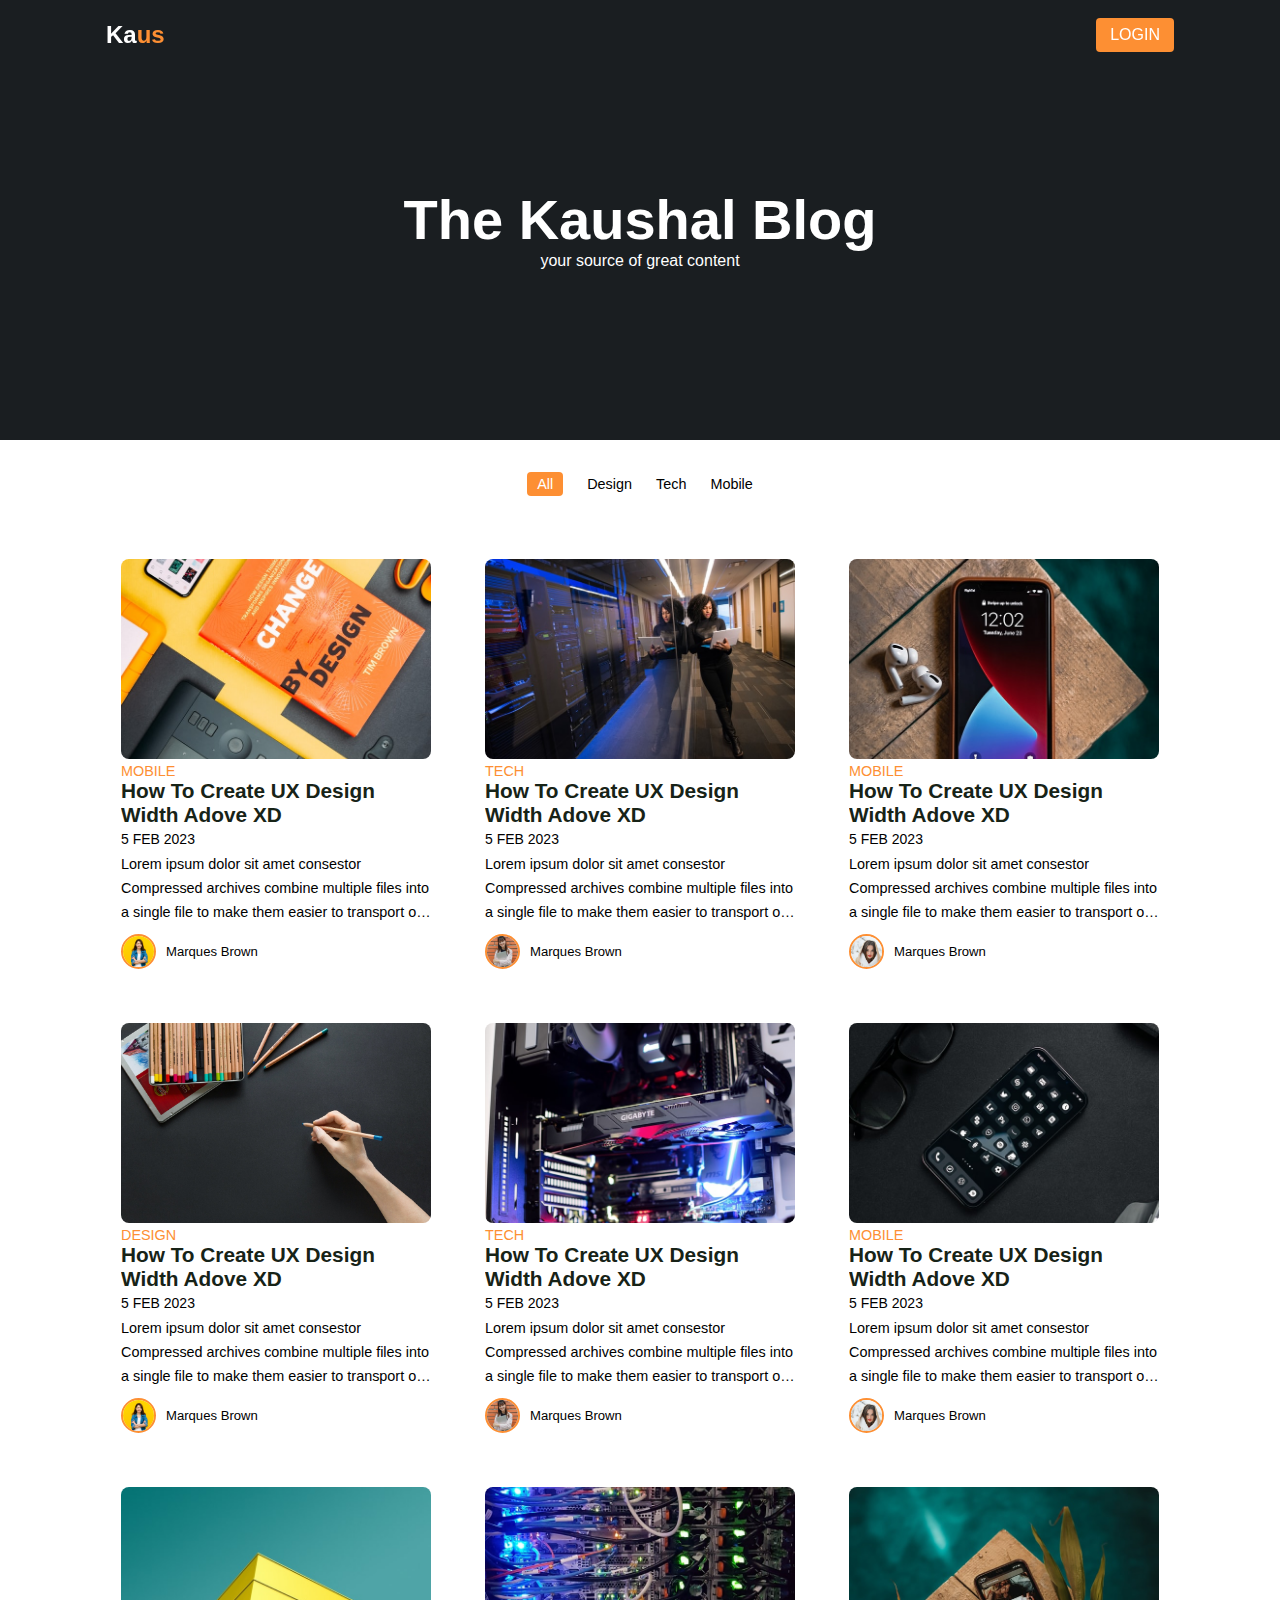
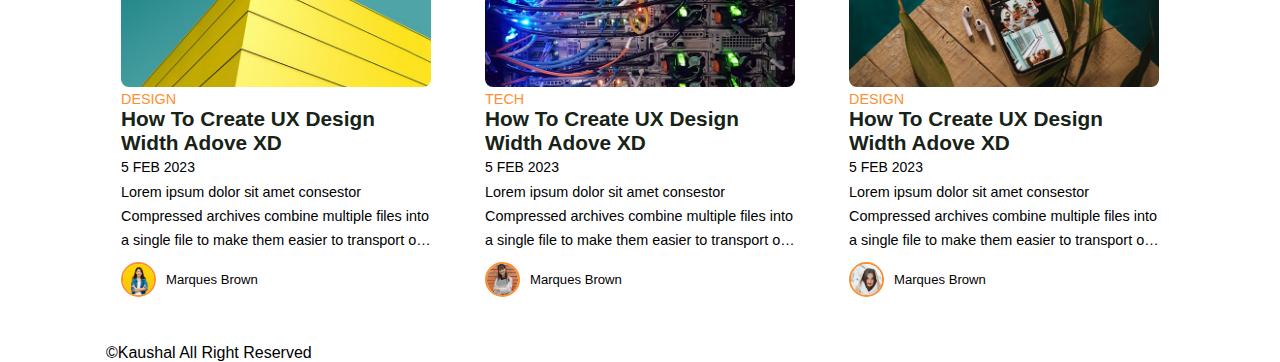
<file: index.html>
<!DOCTYPE html>
<html lang="en">
<head>
    <meta charset="UTF-8">
    <meta http-equiv="X-UA-Compatible" content="IE=edge">
    <meta name="viewport" content="width=device-width, initial-scale=1.0">
    <title>Kaushal Blog </title>
    <link rel="stylesheet" href="style.css">
    <!--font link-->

</head>
<body>
    <!--Header-->
    <header>
         <!--nav-->
         <div class="nav container">
             <!--logo-->
             <a href="#" class="logo"> Ka<span>us</span></a>
             <!--login btn-->
             <a href="#" class="login">Login</a>
            </div>
    </header>

    <Section class="home" id="home">
        <div class="home-text container">
            <h2 class="home-title">The Kaushal Blog</h2>
            <span class="home-subtitle">your source of great content</span>

        </div>
    </Section>
     <!--post filter-->
     <div class="post-filter container">
        <span class="filter-item active-filter" data-filter='all'>All</span>
        <span class="filter-item" data-filter='design'>Design</span>
        <span class="filter-item" data-filter='tech'>Tech</span>
        <span class="filter-item" data-filter='mobile'>Mobile</span>
     </div>
     <!--post-->
     <section class="post container">
        <!--post Box 1-->
        <div class="post-box mobile">
            <img src="post-1.jpg" alt="" class="post-img">
            <h2 class="category">Mobile</h2>
            <a href="post-page.html" class="post-title">
                How To Create UX Design Width Adove XD
            </a>
            <span class="post-date">5 Feb 2023</span>
            <p class="post-decription">Lorem ipsum dolor sit amet consestor Compressed archives combine multiple files into a single file to make them easier to transport or save on sdipiscing</p>
            <!--profile-->
            <div class="profile">
                <img src="profile-1.jpg" alt="" class="profile-img">
                <span class="profile-name">Marques Brown</span>
            </div>
        </div>
         <!--post Box 2-->
         <div class="post-box tech">
            <img src="post-2.jpg" alt="" class="post-img">
            <h2 class="category">Tech</h2>
            <a href="post-page.html" class="post-title">
                How To Create UX Design Width Adove XD
            </a>
            <span class="post-date">5 Feb 2023</span>
            <p class="post-decription">Lorem ipsum dolor sit amet consestor Compressed archives combine multiple files into a single file to make them easier to transport or save on sdipiscing</p>
            <!--profile-->
            <div class="profile">
                <img src="profile-2.jpg" alt="" class="profile-img">
                <span class="profile-name">Marques Brown</span>
            </div>
        </div>
         <!--post Box 3-->
         <div class="post-box mobile">
            <img src="post-3.jpg" alt="" class="post-img">
            <h2 class="category">Mobile</h2>
            <a href="post-page.html" class="post-title">
                How To Create UX Design Width Adove XD
            </a>
            <span class="post-date">5 Feb 2023</span>
            <p class="post-decription">Lorem ipsum dolor sit amet consestor Compressed archives combine multiple files into a single file to make them easier to transport or save on sdipiscing</p>
            <!--profile-->
            <div class="profile">
                <img src="profile-3.jpg" alt="" class="profile-img">
                <span class="profile-name">Marques Brown</span>
            </div>
        </div>
         <!--post Box 4-->
         <div class="post-box design">
            <img src="post-4.jpg" alt="" class="post-img">
            <h2 class="category">Design</h2>
            <a href="post-page.html" class="post-title">
                How To Create UX Design Width Adove XD
            </a>
            <span class="post-date">5 Feb 2023</span>
            <p class="post-decription">Lorem ipsum dolor sit amet consestor Compressed archives combine multiple files into a single file to make them easier to transport or save on sdipiscing</p>
            <!--profile-->
            <div class="profile">
                <img src="profile-1.jpg" alt="" class="profile-img">
                <span class="profile-name">Marques Brown</span>
            </div>
        </div>
         <!--post Box 5-->
         <div class="post-box tech">
            <img src="post-5.jpg" alt="" class="post-img">
            <h2 class="category">Tech</h2>
            <a href="post-page.html" class="post-title">
                How To Create UX Design Width Adove XD
            </a>
            <span class="post-date">5 Feb 2023</span>
            <p class="post-decription">Lorem ipsum dolor sit amet consestor Compressed archives combine multiple files into a single file to make them easier to transport or save on sdipiscing</p>
            <!--profile-->
            <div class="profile">
                <img src="profile-2.jpg" alt="" class="profile-img">
                <span class="profile-name">Marques Brown</span>
            </div>
        </div>
         <!--post Box 6-->
         <div class="post-box mobile">
            <img src="post-6.jpg" alt="" class="post-img">
            <h2 class="category">Mobile</h2>
            <a href="post-page.html" class="post-title">
                How To Create UX Design Width Adove XD
            </a>
            <span class="post-date">5 Feb 2023</span>
            <p class="post-decription">Lorem ipsum dolor sit amet consestor Compressed archives combine multiple files into a single file to make them easier to transport or save on sdipiscing</p>
            <!--profile-->
            <div class="profile">
                <img src="profile-3.jpg" alt="" class="profile-img">
                <span class="profile-name">Marques Brown</span>
            </div>
        </div>
         <!--post Box 7-->
         <div class="post-box design">
            <img src="post-7.jpg" alt="" class="post-img">
            <h2 class="category">Design</h2>
            <a href="post-page.html" class="post-title">
                How To Create UX Design Width Adove XD
            </a>
            <span class="post-date">5 Feb 2023</span>
            <p class="post-decription">Lorem ipsum dolor sit amet consestor Compressed archives combine multiple files into a single file to make them easier to transport or save on sdipiscing</p>
            <!--profile-->
            <div class="profile">
                <img src="profile-1.jpg" alt="" class="profile-img">
                <span class="profile-name">Marques Brown</span>
            </div>
        </div>
         <!--post Box 8-->
         <div class="post-box tech">
            <img src="post-8.jpg" alt="" class="post-img">
            <h2 class="category">Tech</h2>
            <a href="post-page.html" class="post-title">
                How To Create UX Design Width Adove XD
            </a>
            <span class="post-date">5 Feb 2023</span>
            <p class="post-decription">Lorem ipsum dolor sit amet consestor Compressed archives combine multiple files into a single file to make them easier to transport or save on sdipiscing</p>
            <!--profile-->
            <div class="profile">
                <img src="profile-2.jpg" alt="" class="profile-img">
                <span class="profile-name">Marques Brown</span>
            </div>
        </div>
         <!--post Box 9-->
         <div class="post-box design">
            <img src="post-9.jpg" alt="" class="post-img">
            <h2 class="category">Design</h2>
            <a href="post-page.html" class="post-title">
                How To Create UX Design Width Adove XD
            </a>
            <span class="post-date">5 Feb 2023</span>
            <p class="post-decription">Lorem ipsum dolor sit amet consestor Compressed archives combine multiple files into a single file to make them easier to transport or save on sdipiscing</p>
            <!--profile-->
            <div class="profile">
                <img src="profile-3.jpg" alt="" class="profile-img">
                <span class="profile-name">Marques Brown</span>
            </div>
        </div>
     </section>
     <!--footer-->
     <div class="footer container">
        <p>&#169;Kaushal All Right Reserved</p>
        <div class="social">
            <a href="#"><i class='bx bxl-facebook' ></i></a>
        </div>
     </div>

     









     <!--JQuery Link-->
     <script
  src="https://code.jquery.com/jquery-3.6.3.js"
  integrity="sha256-nQLuAZGRRcILA+6dMBOvcRh5Pe310sBpanc6+QBmyVM="
  crossorigin="anonymous"></script>
    <!--link to js-->
    <Script src="main.js"></Script>
</body>
</html>
</file>
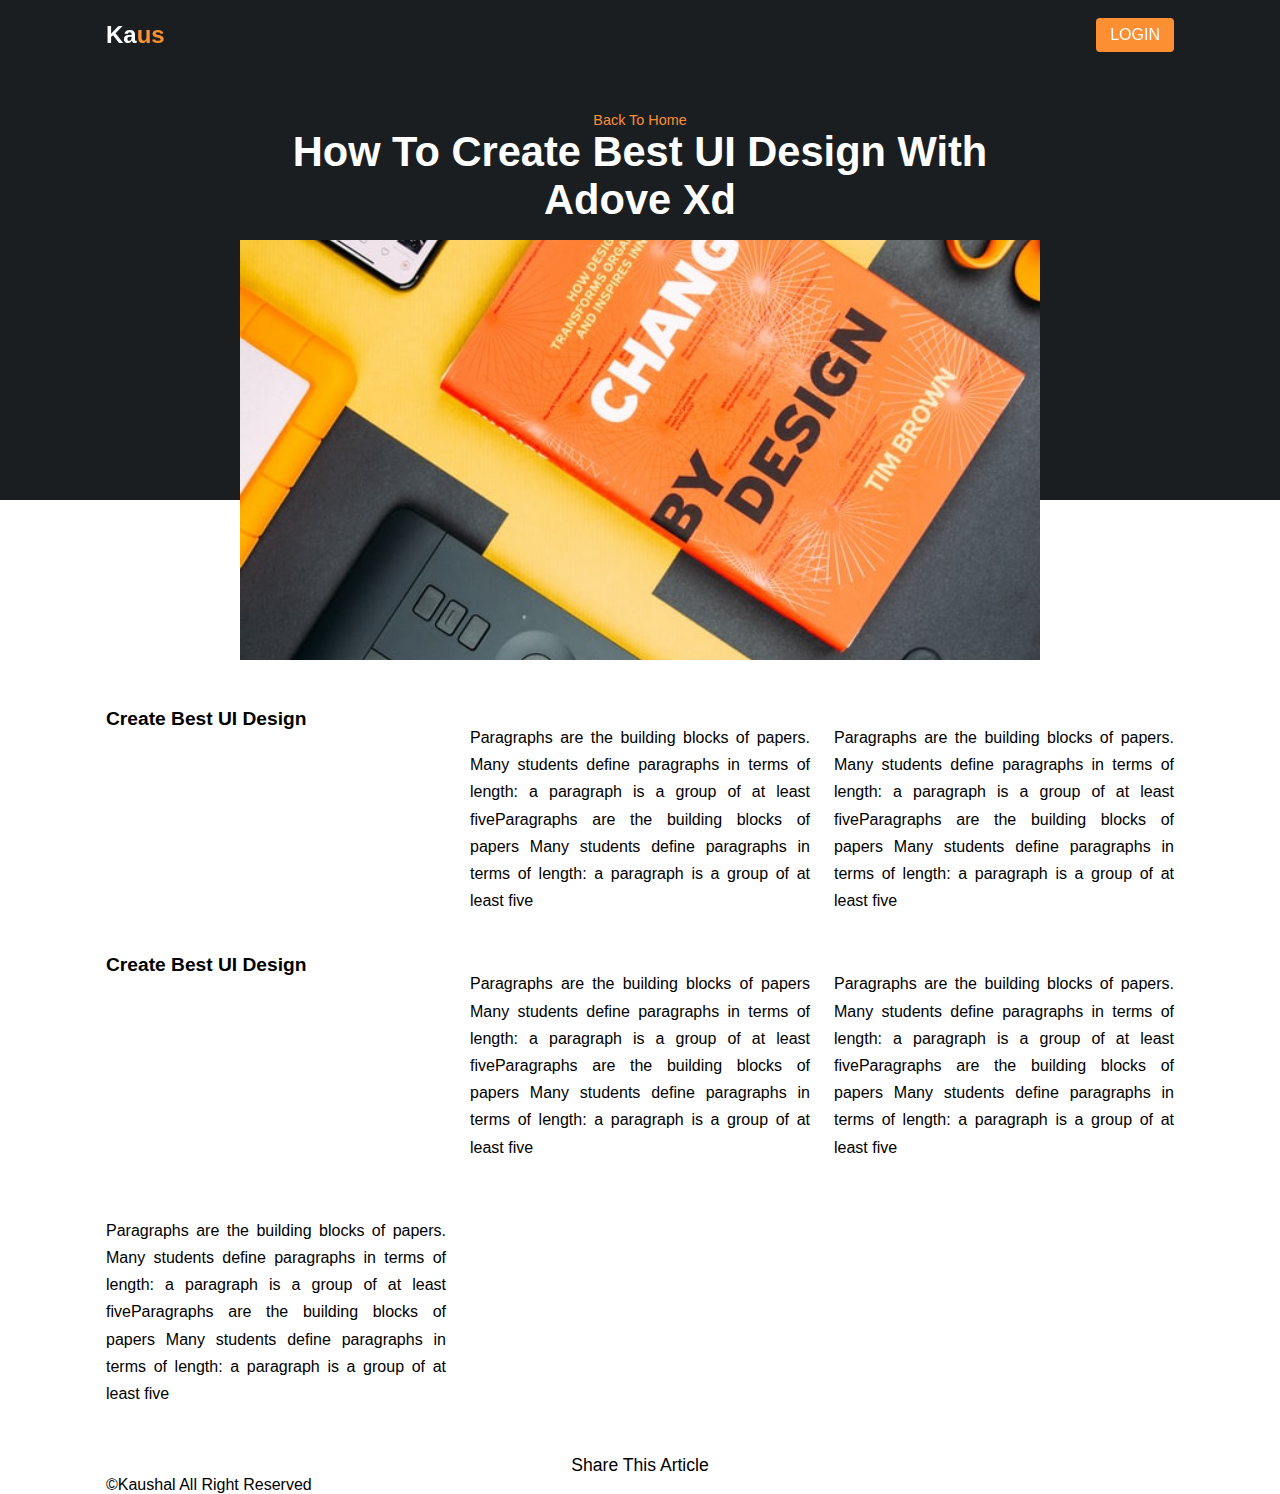
<file: post-page.html>
<!DOCTYPE html>
<html lang="en">
<head>
    <meta charset="UTF-8">
    <meta http-equiv="X-UA-Compatible" content="IE=edge">
    <meta name="viewport" content="width=device-width, initial-scale=1.0">
    <title>Post Page</title>
    <link rel="stylesheet" href="style.css">
    <!--font link-->

</head>
<body>
    <!--Header-->
    <header>
         <!--nav-->
         <div class="nav container">
             <!--logo-->
             <a href="index.html" class="logo"> Ka<span>us</span></a>
             <!--login btn-->
             <a href="#" class="login">Login</a>
            </div>
    </header>
    <!--Post Content-->
    <section class="post-header">
        <div class="header-content post-container">
            <!--Back To Home-->
            <a href="index.html" class="back-home">Back To Home</a>
            <!--Title-->
            <h1 class="header-title">How To Create Best UI Design With Adove Xd</h1>
            <!--Post Image-->
            <img src="post-1.jpg" alt="" class="header-img">
        </div>
    </section>
     
     <!--post-->
     <section class="post-content post container">
        <h2 class="sub-heading">Create Best UI Design</h2>
        <p class="post-text">Paragraphs are the building blocks of papers. Many students define paragraphs in terms of length: a paragraph is a group of at least fiveParagraphs are the building blocks of papers Many students define paragraphs in terms of length: 
            a paragraph is a group of at least five</p>
        <p class="post-text">Paragraphs are the building blocks of papers. Many students define paragraphs in terms of length: a paragraph is a group of at least fiveParagraphs are the building blocks of papers Many students define paragraphs in terms of length: a paragraph is a group of at least five</p>
        <h2 class="sub-heading">Create Best UI Design</h2>
        <p class="post-text">Paragraphs are the building blocks of papers Many students define paragraphs in terms of length: a paragraph is a group of at least fiveParagraphs are the building blocks of papers Many students define paragraphs in terms of length: a paragraph is a group of at least five</p>
        <p class="post-text">Paragraphs are the building blocks of papers. Many students define paragraphs in terms of length: a paragraph is a group of at least fiveParagraphs are the building blocks of papers Many students define paragraphs in terms of length: a paragraph is a group of at least five</p>
        <p class="post-text">Paragraphs are the building blocks of papers. Many students define paragraphs in terms of length: a paragraph is a group of at least fiveParagraphs are the building blocks of papers Many students define paragraphs in terms of length: a paragraph is a group of at least five</p>
     </section>

     <!--Share-->
     <div class="share post-container">
        <span class="share-title">Share This Article</span>
     </div>
     <!--footer-->
     <div class="footer container">
        <p>&#169;Kaushal All Right Reserved</p>
        <div class="social">
            <a href="#"><i class='bx bxl-facebook' ></i></a>
        </div>
     </div>

     









     <!--JQuery Link-->
     <script
  src="https://code.jquery.com/jquery-3.6.3.js"
  integrity="sha256-nQLuAZGRRcILA+6dMBOvcRh5Pe310sBpanc6+QBmyVM="
  crossorigin="anonymous"></script>
    <!--link to js-->
    <Script src="main.js"></Script>
</body>
</html>
</file>
<file: style.css>
*{
    font-family: 'poppins',sans-serif;
    margin: 0;
    padding: 0;
    scroll-behavior: smooth;
    scroll-padding-top: 2rem;
    box-sizing: border-box;
}
/* variables */
:root{
    --container-color:#1a1e21;
    --second-color:#fd8f33;
    --text-color:#172317;
    --bg-color:#fff;
}
::selection{
    color: var(--bg-color);
    background: var(--second-color);
}
a{
    text-decoration: none;
}
li{
    list-style: none;
}
img{
    width: 100%;
}
section{
    padding: 3rem 0 2rem;
}
.container{
    max-width: 1068px;
    margin: auto;
    width: 100%;
}
header{
    position: fixed;
    top: 0;
    left: 0;
    width: 100%;
    z-index: 200;

}
header.shadow{
    background: var(--bg-color);
    box-shadow: 0 1px 4px hsl(0 4% 14%/10%);
    transition: 0.4s;

}
header.shadow.logo{
    color: var(--text-color);
}
.nav{
    display: flex;
    align-items: center;
    justify-content: space-between;
    padding: 18px 0;
}
.logo{
    font-size: 1.5rem;
    font-weight: 600;
    color: var(--bg-color);
}
.logo span{
    color: var(--second-color);
}
.login{
    padding: 8px 14px;
    text-transform: uppercase;
    font-weight: 500;
    border-radius: 4px;
    background: var(--second-color);
    color: var(--bg-color);
}
.login:hover{
    background: hsl(24, 98%, 58%);
    transition: 0.3s;
}
.home{
    width: 100%;
    min-height: 440px;
    background: var(--container-color);
    display: grid;
    justify-content: center;
    align-items: center;
}
.home-text{
    color: var(--bg-color);
    text-align: center;
}
.home-title{
    font-size: 3.5rem;
}
.home-subtitle{
    font-size: 1rem;
    font-weight: 400;
}
/* post filter */
.post-filter{
    display: flex;
    justify-content: center;
    align-items: center;
    column-gap: 1.5rem;
    margin-top: 2rem !important;
}
.filter-item{
    font-size: 0.9rem;
    font-weight: 500;
    cursor: pointer;
}
.active-filter{
    background: var(--second-color);
    color: var(--bg-color);
    padding: 4px 10px;
    border-radius: 4px;

}
/* post */
.post{
    display: grid;
    grid-template-columns: repeat(auto-fit,minmax(280px,auto));
    justify-content: center;
    gap: 1.5rem;

}
.post-box{
    background: var(--bg-color);
    box-shadow: 0 4px 14px hsl(355deg, 25% 15%/10%);
    padding: 15px;
    border-radius: 0.5rem;
}
.post-img{
    width: 100%;
    height: 200px;
    object-fit: cover;
    object-position: center;
    border-radius: 0.5rem;
}
.category{
    font-size: 0.9rem;
    font-weight: 500;
    text-transform: uppercase;
    color: var(--second-color);
}
.post-title{
    font-size: 1.3rem;
    font-weight: 600;
    color: var(--text-color);
    /* To Remain Title in 2 Lines */
    display: -webkit-box;
    -webkit-line-clamp: 2;
    -webkit-box-orient: vertical;
    overflow: hidden;

}
.post-date{
    display: flex;
    font-size: 0.875rem;
    text-transform: uppercase;
    font-weight: 400;
    margin-top: 4px;
}
.post-decription{
    font-size: 0.9rem;
    line-height: 1.5rem;
    margin: 5px 0 10px;
     /* To Remain Title in 3 Lines */
     display: -webkit-box;
     -webkit-line-clamp: 3;
     -webkit-box-orient: vertical;
     overflow: hidden;
}
.profile{
    display: flex;
    align-items: center;
    gap: 10px;
}
.profile-img{
    width: 35px;
    height: 35px;
    border-radius: 50%;
    object-fit: cover;
    object-position: center;
    border: 2px solid var(--second-color);
}
.profile-name{
    font-size: 0.82rem;
    font-weight: 500;
}
/* Post Content */
.post-header{
    width: 100%;
    height: 500px;
    background: var(--container-color);
}
.post-container{
    max-width: 800px;
    margin: auto;
    width: 100%;
}
.header-content{
    display: flex;
    flex-direction: column;
    align-items: center;
    margin-top: 4rem !important;
}
.back-home{
    color: var(--second-color);
    font-size: 0.9rem;
}
.header-title{
    width: 90%;
    font-size: 2.6rem;
    color: var(--bg-color);
    text-align: center;
    margin-bottom: 1rem;
}
.header-img{
    width: 100%;
    height: 420px;
    object-fit: cover;
    object-position: center;
}
.post-content{
    margin-top: 10rem !important;
}
.sub-heading{
    font-size: 1.2rem;
}
.post-text{
    font-size: 1rem;
    line-height: 1.7rem;
    margin: 1rem 0;
    text-align: justify;
}
/* Share */
.share{
    display: flex;
    flex-direction: column;
    align-items: center;
    row-gap: 1rem;
}
.share-title{
    font-size: 1.1rem;
}
/* Responsive */
@media (max-width:1060px) {
    .container{
        margin: 0 auto;
        width: 95%;
    }
    .home-text{
        width: 100%;
    }
}
@media (max-width:800px) {
    .nav{
        padding: 14px 0;
    }
    .post-container{
        margin: 0 auto;
        width: 95%;
    }
}
@media (max-width:768px) {
    .nav{
        padding: 10px 0;
    }
    section{
        padding: 2rem 0; 
    }
    .header-content{
        margin-top: 3rem !important;
    }
    .home{
        min-height: 380px;
    }
    .home-title{
        font-size: 3rem;
    }
    .header-title{
        font-size: 2ren;
    }
    .header-img{
        height: 370px;
    }
    .post-header{
        height: 435px;
    }
    .post-content{
        margin-top: 9rem !important;
    }
}
@media (max-width:570px) {
    .post-header{
        height: 390px;
    } 
    .header-title{
        width: 100%;
    } 
    .header-img{
        height: 340px;
    } 
    .footer{
        flex-direction: column;
        row-gap: 1rem;
        padding: 20px 0;
        text-align: center;
    }
}
@media (max-width: 396px) {
    .home-title{
        font-size: 2rem;
    }
    .home-subtitle{
        font-size: 0.9rem;
    }
    .home{
        min-height: 300px;
    }
    .post-box{
        padding: 10px;
    }
    .header-title{
        font-size: 1.4rem;
    }
    .header-img{
        height: 240px;
    }
    .post-header{
        height: 335px;
    }
    .post-content{
        margin-top: 5rem !important;
    }
    .post-text{
        font-size: 0.875rem;
        line-height: 1.5rem;
        margin: 10px 0;
    }
}
</file>
